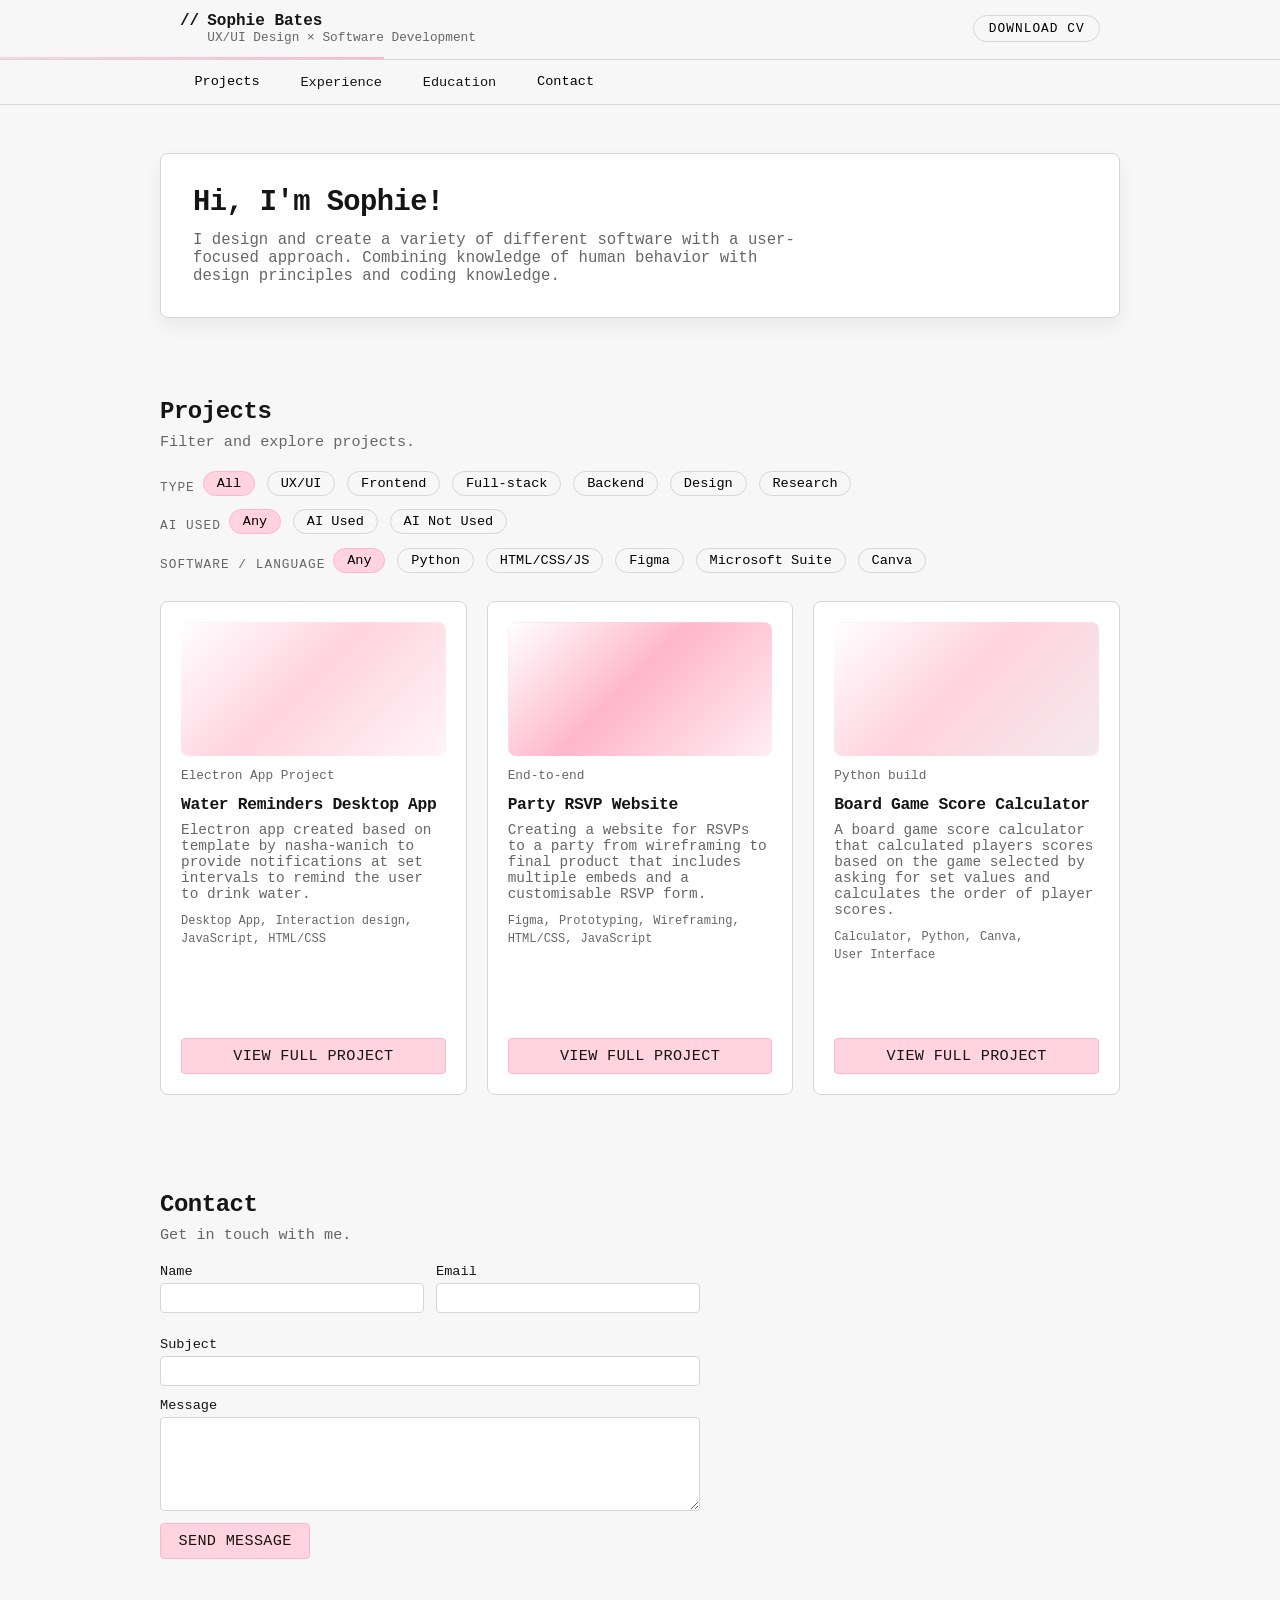
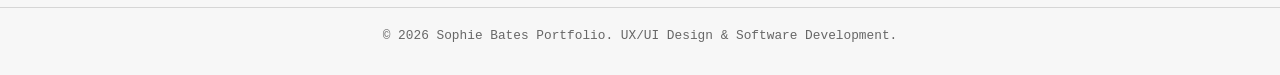
<file: index.html>
<!DOCTYPE html>
<html lang="en">
  <head>
    <!-- SECTION: Meta -->
    <meta charset="UTF-8" />
    <meta name="viewport" content="width=device-width, initial-scale=1" />
    <title>Sophie Bates Portfolio</title>
    <link rel="stylesheet" href="style.css" />
  </head>
  <body>
    <!-- SECTION: Interactive Header -->
    <header class="site-header" id="top">
      <div class="header-inner">
        <div class="logo-lockup">
          <span class="logo-mark">//</span>
          <div class="logo-text">
            <span class="logo-name">Sophie Bates</span>
            <span class="logo-role">UX/UI Design × Software Development</span>
          </div>
        </div>
        <button class="header-toggle" aria-label="Toggle header mode">
          Download CV
        </button>
      </div>
      <div class="header-bar" aria-hidden="true"></div>
    </header>

    <!-- SECTION: Global Navigation -->
    <nav class="site-nav" aria-label="Primary">
      <ul class="nav-list">
        <li><button class="nav-link" data-scroll-target="#projects">Projects</button></li>
        <li><a class="nav-link" href="experience.html">Experience</a></li>
        <li><a class="nav-link" href="education.html">Education</a></li>
        <li><button class="nav-link" data-scroll-target="#contact">Contact</button></li>
      </ul>
    </nav>

    <main>
      <!-- SECTION: Intro -->
      <section class="intro" aria-labelledby="intro-heading">
        <div class="intro-inner">
          <h1 id="intro-heading">Hi, I'm Sophie!</h1>
          <p class="intro-body">
            I design and create a variety of different software with a user-focused approach. Combining knowledge of human behavior with design principles and coding knowledge. 
          </p>
        </div>
      </section>

      <!-- SECTION: Projects -->
      <section id="projects" class="section" aria-labelledby="projects-heading">
        <div class="section-header">
          <h2 id="projects-heading">Projects</h2>
          <p class="section-subtitle">Filter and explore projects.</p>
        </div>

        <!-- Project Tag Filters -->
        <div class="filter-bar" aria-label="Project filters">
          <!-- Type filters -->
          <div class="filter-group">
            <span class="filter-label">Type</span>
            <button class="chip is-active" data-filter-type="type" data-filter-value="all">All</button>
            <button class="chip" data-filter-type="type" data-filter-value="uxui">UX/UI</button>
            <button class="chip" data-filter-type="type" data-filter-value="frontend">Frontend</button>
            <button class="chip" data-filter-type="type" data-filter-value="fullstack">Full-stack</button>
            <button class="chip" data-filter-type="type" data-filter-value="backend">Backend</button>
            <button class="chip" data-filter-type="type" data-filter-value="design">Design</button>
            <button class="chip" data-filter-type="type" data-filter-value="research">Research</button>
          </div>

          <!-- AI filters -->
          <div class="filter-group">
            <span class="filter-label">AI Used</span>
            <button class="chip is-active" data-filter-type="ai" data-filter-value="all">Any</button>
            <button class="chip" data-filter-type="ai" data-filter-value="ai-used">AI Used</button>
            <button class="chip" data-filter-type="ai" data-filter-value="ai-not-used">AI Not Used</button>
          </div>

          <!-- Software / Language filters -->
          <div class="filter-group">
            <span class="filter-label">Software / Language</span>
            <button class="chip is-active" data-filter-type="tool" data-filter-value="all">Any</button>
            <button class="chip" data-filter-type="tool" data-filter-value="python">Python</button>
            <button class="chip" data-filter-type="tool" data-filter-value="html-css">HTML/CSS/JS</button>
            <button class="chip" data-filter-type="tool" data-filter-value="figma">Figma</button>
            <button class="chip" data-filter-type="tool" data-filter-value="microsoft-suite">Microsoft Suite</button>
            <button class="chip" data-filter-type="tool" data-filter-value="canva">Canva</button>
          </div>
        </div>

        <div class="projects-grid">
          <!-- Project Card 1 -->
          <article
            class="project-card"
            data-type="uxui fullstack design"
            data-ai="ai-used"
            data-tools="html-css"
            aria-labelledby="proj1-title"
          >
            <div class="project-media">
              <div class="project-image project-image-1" aria-hidden="true">
              </div>
            </div>
            <div class="project-body">
              <div class="project-meta">
                <span class="project-label">Electron App Project</span>
              </div>
              <h3 id="proj1-title" class="project-title">Water Reminders Desktop App</h3>
              <p class="project-summary">
                Electron app created based on template by nasha-wanich to provide notifications at set intervals to remind the user to drink water.
              </p>
              <ul class="project-tags">
                <li>Desktop App,</li>
                <li>Interaction design,</li>
                <li>JavaScript,</li>
                <li>HTML/CSS</li>
              </ul>
              <a class="btn project-btn" href="project_1.html">View full project</a>
            </div>
          </article>

          <!-- Project Card 2 -->
          <article
            class="project-card"
            data-type="fullstack design uxui"
            data-ai="ai-not-used"
            data-tools="figma html-css"
            aria-labelledby="proj2-title"
          >
            <div class="project-media">
              <div class="project-image project-image-2" aria-hidden="true">
              </div>
            </div>
            <div class="project-body">
              <div class="project-meta">
                <span class="project-label">End-to-end</span>
              </div>
              <h3 id="proj2-title" class="project-title">Party RSVP Website</h3>
              <p class="project-summary">
                Creating a website for RSVPs to a party from wireframing to final product that includes multiple embeds and a customisable RSVP form. 
              </p>
              <ul class="project-tags">
                <li>Figma,</li>
                <li>Prototyping,</li>
                <li>Wireframing,</li>
                <li>HTML/CSS,</li>
                <li>JavaScript</li>
              </ul>
              <a class="btn project-btn" href="project_2.html">View full project</a>
            </div>
          </article>

          <!-- Project Card 3 -->
          <article
            class="project-card"
            data-type="fullstack design uxui"
            data-ai="ai-not-used"
            data-tools="canva python"
            aria-labelledby="proj3-title"
          >
            <div class="project-media">
              <div class="project-image project-image-3" aria-hidden="true"></div>
            </div>
            <div class="project-body">
              <div class="project-meta">
                <span class="project-label">Python build</span>
              </div>
              <h3 id="proj3-title" class="project-title">Board Game Score Calculator</h3>
              <p class="project-summary">
                A board game score calculator that calculated players scores based on the game selected by asking for set values and calculates the order of player scores.
              </p>
              <ul class="project-tags">
                <li>Calculator, </li>
                <li>Python, </li>
                <li>Canva, </li>
                <li>User Interface</li>
              </ul>
              <a class="btn project-btn" href="project_3.html">View full project</a>
            </div>
          </article>
        </div>
      </section>

      <!-- SECTION: Contact -->
      <section id="contact" class="section" aria-labelledby="contact-heading">
        <div class="section-header">
          <h2 id="contact-heading">Contact</h2>
          <p class="section-subtitle">Get in touch with me.</p>
        </div>

        <form class="contact-form" id="contact-form">
          <div class="form-row">
            <div class="form-field">
              <label for="name">Name</label>
              <input type="text" id="name" name="name" required />
            </div>
            <div class="form-field">
              <label for="email">Email</label>
              <input type="email" id="email" name="email" required />
            </div>
          </div>

          <div class="form-field">
            <label for="subject">Subject</label>
            <input type="text" id="subject" name="subject" />
          </div>

          <div class="form-field">
            <label for="message">Message</label>
            <textarea id="message" name="message" rows="5" required></textarea>
          </div>

          <button type="submit" class="btn">Send message</button>
          <p class="form-status" aria-live="polite"></p>
        </form>
      </section>
    </main>

    <!-- SECTION: Footer -->
    <footer class="site-footer">
      <p>
        © <span id="year"></span> Sophie Bates Portfolio. UX/UI Design & Software Development.
      </p>
    </footer>

    <script src="script.js"></script>
  </body>
</html>
</file>
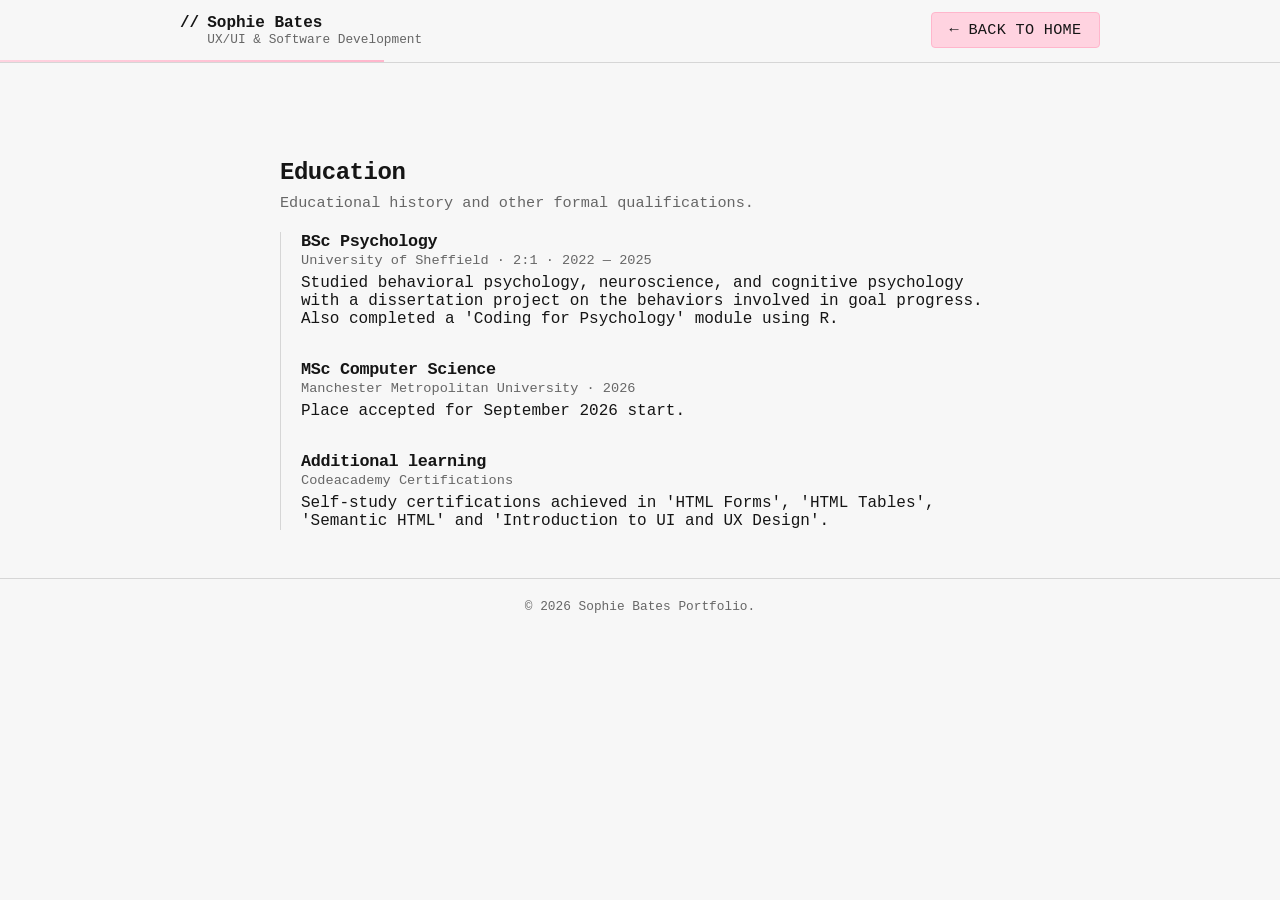
<file: education.html>
<!DOCTYPE html>
<html lang="en">
  <head>
    <meta charset="UTF-8" />
    <meta name="viewport" content="width=device-width, initial-scale=1" />
    <title>Education | Portfolio</title>
    <link rel="stylesheet" href="style.css" />
  </head>
  <body class="subpage">
    <!-- SECTION: Header -->
    <header class="site-header sub-header">
      <div class="header-inner">
        <div class="logo-lockup">
          <span class="logo-mark">//</span>
          <div class="logo-text">
            <span class="logo-name">Sophie Bates</span>
            <span class="logo-role">UX/UI & Software Development</span>
          </div>
        </div>
        <a href="index.html" class="btn header-back">← Back to home</a>
      </div>
      <div class="header-bar" aria-hidden="true"></div>
    </header>

    <main class="sub-main">
      <section class="section narrow" aria-labelledby="education-heading">
        <div class="section-header">
          <h1 id="education-heading">Education</h1>
          <p class="section-subtitle">Educational history and other formal qualifications.</p>
        </div>

        <div class="timeline">
          <article class="timeline-item">
            <h2 class="timeline-role">BSc Psychology</h2>
            <p class="timeline-meta">University of Sheffield · 2:1 · 2022 — 2025</p>
            <p>
              Studied behavioral psychology, neuroscience, and cognitive psychology with a dissertation project on the behaviors involved in goal progress. 
              Also completed a 'Coding for Psychology' module using R.
            </p>
          </article>

          <article class="timeline-item">
            <h2 class="timeline-role">MSc Computer Science</h2>
            <p class="timeline-meta">Manchester Metropolitan University · 2026</p>
            <p>
              Place accepted for September 2026 start.
            </p>
          </article>

          <article class="timeline-item">
            <h2 class="timeline-role">Additional learning</h2>
            <p class="timeline-meta">Codeacademy Certifications</p>
            <p>
              Self-study certifications achieved in 'HTML Forms', 'HTML Tables', 'Semantic HTML' and 'Introduction to UI and UX Design'.
            </p>
          </article>
        </div>
      </section>
    </main>

    <footer class="site-footer">
      <p>© <span id="year"></span> Sophie Bates Portfolio.</p>
    </footer>

    <script src="script.js"></script>
  </body>
</html>
</file>
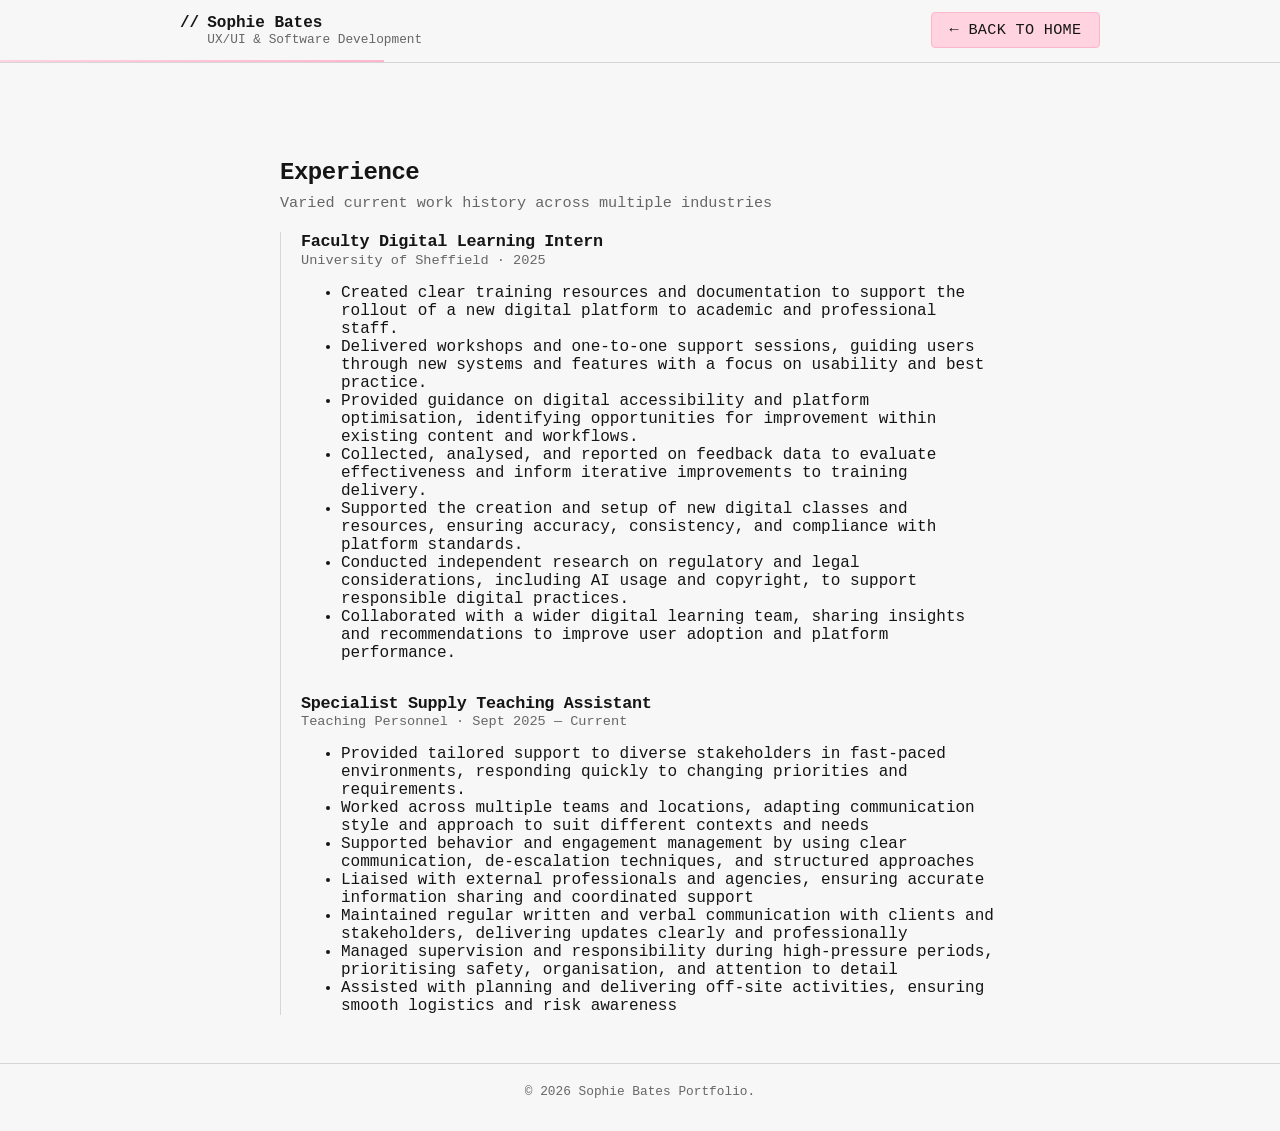
<file: experience.html>
<!DOCTYPE html>
<html lang="en">
  <head>
    <meta charset="UTF-8" />
    <meta name="viewport" content="width=device-width, initial-scale=1" />
    <title>Experience | Portfolio</title>
    <link rel="stylesheet" href="style.css" />
  </head>
  <body class="subpage">
    <!-- SECTION: Header -->
    <header class="site-header sub-header">
      <div class="header-inner">
        <div class="logo-lockup">
          <span class="logo-mark">//</span>
          <div class="logo-text">
            <span class="logo-name">Sophie Bates</span>
            <span class="logo-role">UX/UI & Software Development</span>
          </div>
        </div>
        <a href="index.html" class="btn header-back">← Back to home</a>
      </div>
      <div class="header-bar" aria-hidden="true"></div>
    </header>

    <main class="sub-main">
      <section class="section narrow" aria-labelledby="experience-heading">
        <div class="section-header">
          <h1 id="experience-heading">Experience</h1>
          <p class="section-subtitle">Varied current work history across multiple industries</p>
        </div>

        <div class="timeline">
          <article class="timeline-item">
            <h2 class="timeline-role">Faculty Digital Learning Intern</h2>
            <p class="timeline-meta">University of Sheffield · 2025</p>
            <ul>
              <li>Created clear training resources and documentation to support the rollout of a new digital platform to academic and professional staff.</li>
              <li>Delivered workshops and one-to-one support sessions, guiding users through new systems and features with a focus on usability and best practice.</li>
              <li>Provided guidance on digital accessibility and platform optimisation, identifying opportunities for improvement within existing content and workflows.</li>
              <li>Collected, analysed, and reported on feedback data to evaluate effectiveness and inform iterative improvements to training delivery.</li>
              <li>Supported the creation and setup of new digital classes and resources, ensuring accuracy, consistency, and compliance with platform standards.</li>
              <li>Conducted independent research on regulatory and legal considerations, including AI usage and copyright, to support responsible digital practices.</li>
              <li>Collaborated with a wider digital learning team, sharing insights and recommendations to improve user adoption and platform performance.</li>
            </ul>
          </article>

          <article class="timeline-item">
            <h2 class="timeline-role">Specialist Supply Teaching Assistant</h2>
            <p class="timeline-meta">Teaching Personnel · Sept 2025 — Current</p>
            <ul>
              <li>Provided tailored support to diverse stakeholders in fast-paced environments, responding quickly to changing priorities and requirements.</li>
              <li>Worked across multiple teams and locations, adapting communication style and approach to suit different contexts and needs</li>
              <li>Supported behavior and engagement management by using clear communication, de-escalation techniques, and structured approaches</li>
              <li>Liaised with external professionals and agencies, ensuring accurate information sharing and coordinated support</li>
              <li>Maintained regular written and verbal communication with clients and stakeholders, delivering updates clearly and professionally</li>
              <li>Managed supervision and responsibility during high-pressure periods, prioritising safety, organisation, and attention to detail</li>
              <li>Assisted with planning and delivering off-site activities, ensuring smooth logistics and risk awareness</li>
            </ul>
          </article>
        </div>
      </section>
    </main>

    <footer class="site-footer">
      <p>© <span id="year"></span> Sophie Bates Portfolio.</p>
    </footer>

    <script src="script.js"></script>
  </body>
</html>
</file>
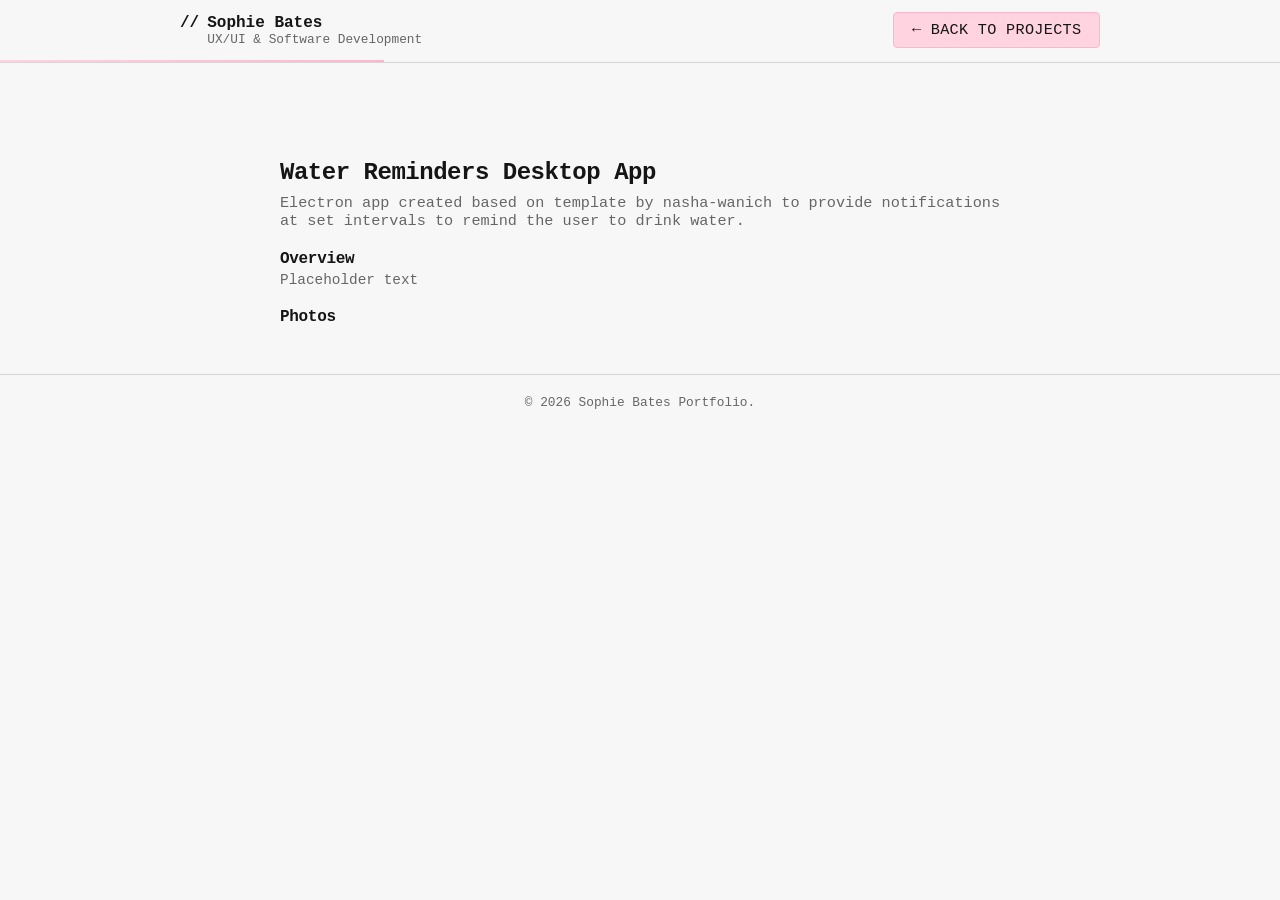
<file: project_1.html>
<!DOCTYPE html>
<html lang="en">
  <head>
    <meta charset="UTF-8" />
    <meta name="viewport" content="width=device-width, initial-scale=1" />
    <title>Water Reminders Desktop App | Project</title>
    <link rel="stylesheet" href="style.css" />
  </head>
  <body class="subpage">
    <header class="site-header sub-header">
      <div class="header-inner">
        <div class="logo-lockup">
          <span class="logo-mark">//</span>
          <div class="logo-text">
            <span class="logo-name">Sophie Bates</span>
            <span class="logo-role">UX/UI & Software Development</span>
          </div>
        </div>
        <a href="index.html" class="btn header-back">← Back to projects</a>
      </div>
      <div class="header-bar" aria-hidden="true"></div>
    </header>

    <main class="sub-main">
      <section class="section narrow" aria-labelledby="proj-heading">
        <div class="section-header">
          <h1 id="proj-heading">Water Reminders Desktop App</h1>
          <p class="section-subtitle">Electron app created based on template by nasha-wanich to provide notifications at set intervals to remind the user to drink water.</p>
        </div>

        <article class="case-body">
          <h2>Overview</h2>
          <p>
            Placeholder text 
          </p>

          <h2>Photos</h2>
        </article>
      </section>
    </main>

    <footer class="site-footer">
      <p>© <span id="year"></span> Sophie Bates Portfolio.</p>
    </footer>

    <script src="script.js"></script>
  </body>
</html>
</file>
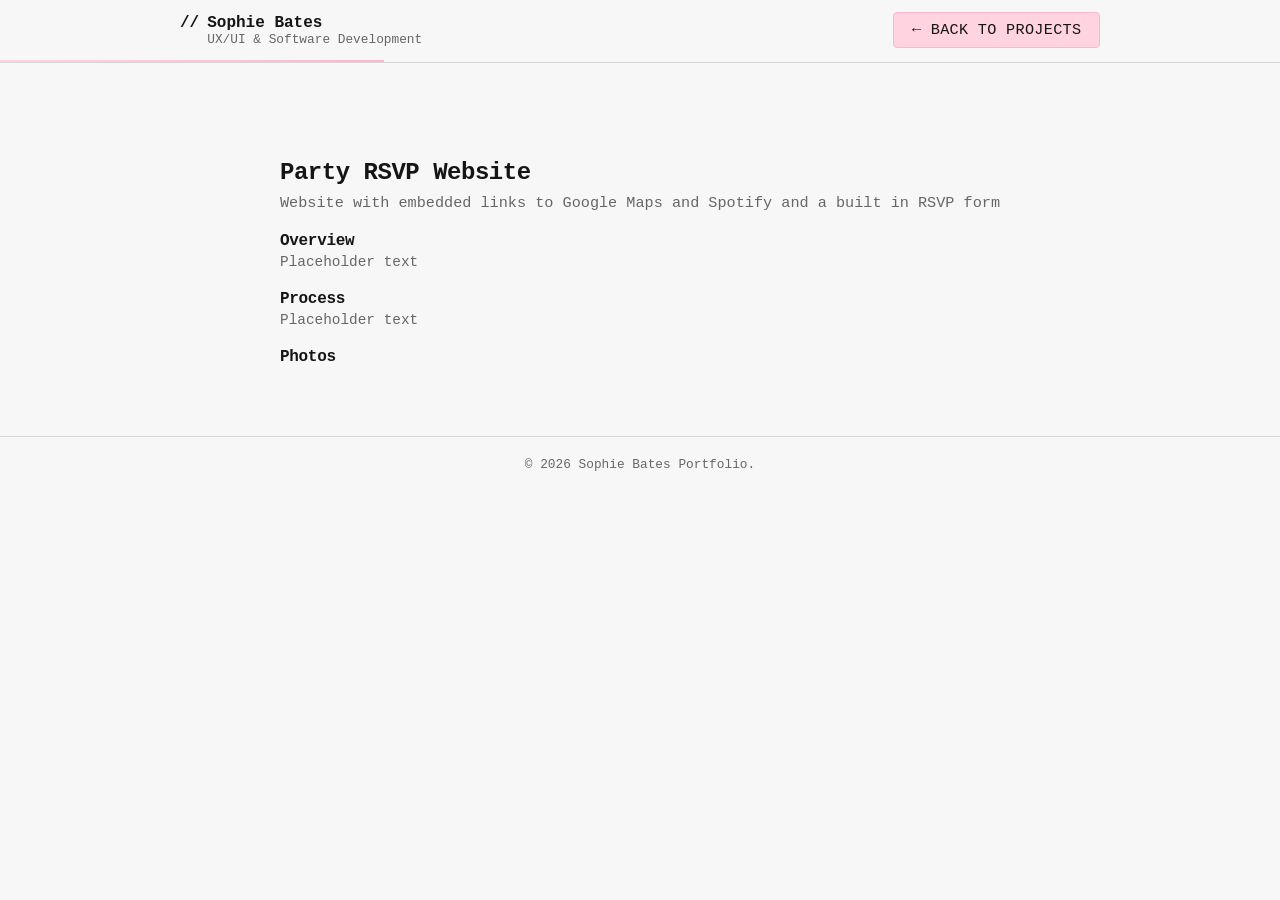
<file: project_2.html>
<!DOCTYPE html>
<html lang="en">
  <head>
    <meta charset="UTF-8" />
    <meta name="viewport" content="width=device-width, initial-scale=1" />
    <title>Halloween Party Website | Project</title>
    <link rel="stylesheet" href="style.css" />
  </head>
  <body class="subpage">
    <header class="site-header sub-header">
      <div class="header-inner">
        <div class="logo-lockup">
          <span class="logo-mark">//</span>
          <div class="logo-text">
            <span class="logo-name">Sophie Bates</span>
            <span class="logo-role">UX/UI & Software Development</span>
          </div>
        </div>
        <a href="index.html" class="btn header-back">← Back to projects</a>
      </div>
      <div class="header-bar" aria-hidden="true"></div>
    </header>

    <main class="sub-main">
      <section class="section narrow" aria-labelledby="proj-heading">
        <div class="section-header">
          <h1 id="proj-heading">Party RSVP Website</h1>
          <p class="section-subtitle">Website with embedded links to Google Maps and Spotify and a built in RSVP form</p>
        </div>

        <article class="case-body">
          <h2>Overview</h2>
          <p>
            Placeholder text
          </p>

          <h2>Process</h2>
          <p>
            Placeholder text
          </p>
          
          <h2>Photos</h2>
          
          <br>
        </article>
      </section>
    </main>

    <footer class="site-footer">
      <p>© <span id="year"></span> Sophie Bates Portfolio.</p>
    </footer>

    <script src="script.js"></script>
  </body>
</html>
</file>
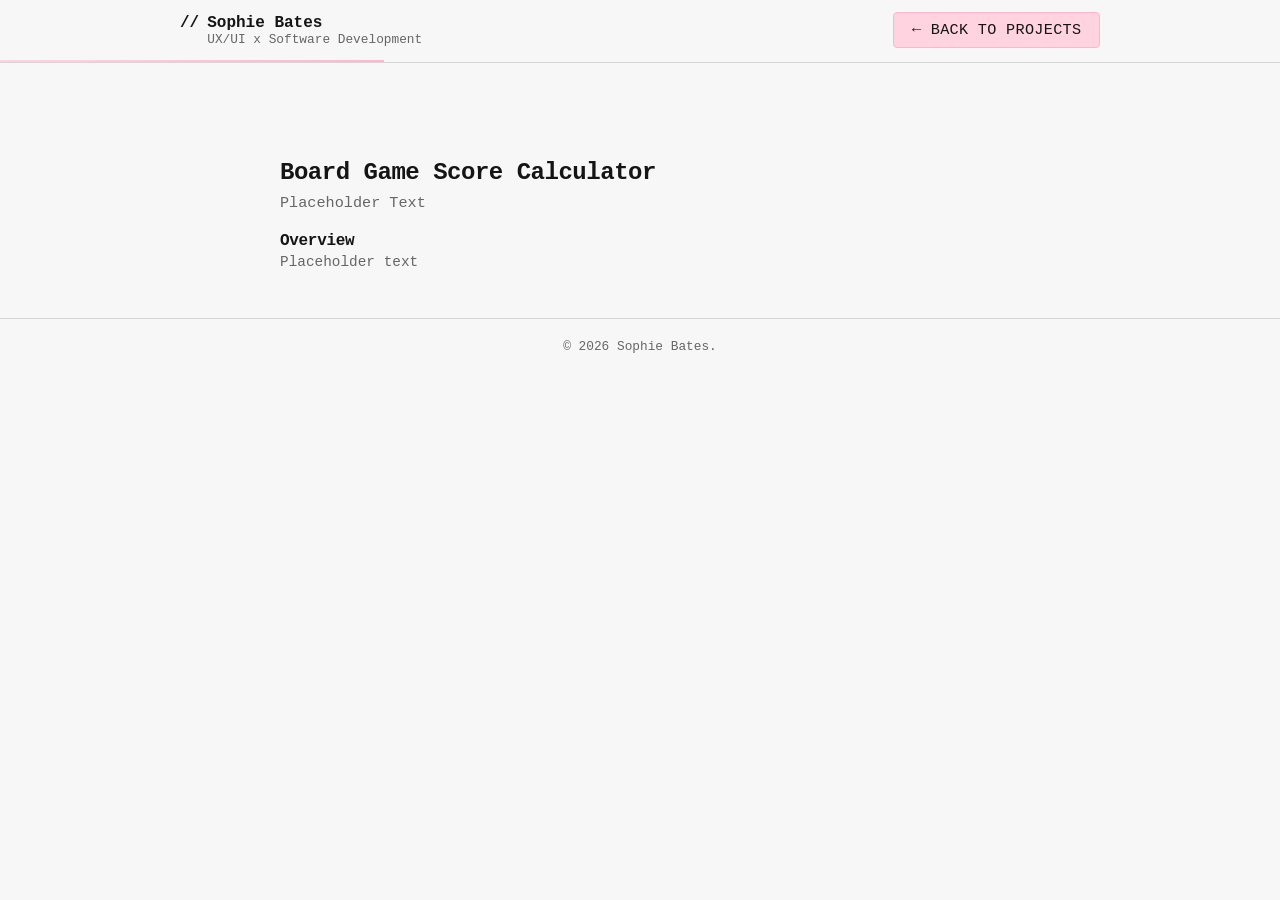
<file: project_3.html>
<!DOCTYPE html>
<html lang="en">
  <head>
    <meta charset="UTF-8" />
    <meta name="viewport" content="width=device-width, initial-scale=1" />
    <title>Board Game Score Calculator | Project</title>
    <link rel="stylesheet" href="style.css" />
  </head>
  <body class="subpage">
    <header class="site-header sub-header">
      <div class="header-inner">
        <div class="logo-lockup">
          <span class="logo-mark">//</span>
          <div class="logo-text">
            <span class="logo-name">Sophie Bates</span>
            <span class="logo-role">UX/UI x Software Development</span>
          </div>
        </div>
        <a href="index.html" class="btn header-back">← Back to projects</a>
      </div>
      <div class="header-bar" aria-hidden="true"></div>
    </header>

    <main class="sub-main">
      <section class="section narrow" aria-labelledby="proj-heading">
        <div class="section-header">
          <h1 id="proj-heading">Board Game Score Calculator</h1>
          <p class="section-subtitle">Placeholder Text</p>
        </div>

        <article class="case-body">
          <h2>Overview</h2>
          <p>
          Placeholder text
          </p>
        </article>
      </section>
    </main>

    <footer class="site-footer">
      <p>© <span id="year"></span> Sophie Bates.</p>
    </footer>

    <script src="script.js"></script>
  </body>
</html>
</file>
<file: style.css>
/* SECTION: Design tokens */
:root {
  /* Font */
  --font-family-base: "Courier New", Courier, monospace;

  /* Color palette (black / white + light pink accent) */
  --color-bg: #f7f7f7;
  --color-surface: #ffffff;
  --color-surface-alt: #f0f0f0;
  --color-text: #151515;
  --color-muted: #666666;
  --color-border-subtle: #d6d6d6;

  --color-accent: #ffd3e0; /* light pink for buttons */
  --color-accent-strong: #ffb6cc;
  --color-accent-text: #151515;

  /* Layout */
  --page-max-width: 960px;
  --space-xs: 0.5rem;
  --space-sm: 0.75rem;
  --space-md: 1.25rem;
  --space-lg: 2rem;
  --space-xl: 3rem;

  /* Effects */
  --radius-sm: 4px;
  --radius-md: 8px;
  --shadow-soft: 0 8px 20px rgba(0, 0, 0, 0.06);
  --transition-fast: 0.18s ease-out;
}

/* SECTION: Global reset & base */
*,
*::before,
*::after {
  box-sizing: border-box;
}

html,
body {
  margin: 0;
  padding: 0;
}

body {
  font-family: var(--font-family-base);
  background-color: var(--color-bg);
  color: var(--color-text);
  -webkit-font-smoothing: antialiased;
}

a {
  color: inherit;
  text-decoration: none;
}

a:hover {
  text-decoration: underline;
}

img {
  max-width: 100%;
  display: block;
}

main {
  padding-inline: var(--space-md);
}

@media (min-width: 880px) {
  main {
    padding-inline: 0;
  }
}

/* SECTION: Typography */

h1,
h2,
h3,
h4 {
  font-weight: 700;
  letter-spacing: -0.02em;
  margin: 0;
}

p {
  margin: 0;
}

.section {
  max-width: var(--page-max-width);
  margin: 0 auto var(--space-xl);
  padding-top: var(--space-xl);
}

.section.narrow {
  max-width: 720px;
}

.section-header {
  margin-bottom: var(--space-md);
}

.section-header h1,
.section-header h2 {
  margin-bottom: var(--space-xs);
}

.section-subtitle {
  color: var(--color-muted);
  font-size: 0.95rem;
}

/* SECTION: Buttons & chips */

.btn {
  display: inline-flex;
  align-items: center;
  justify-content: center;
  padding: 0.5rem 1.1rem;
  border-radius: var(--radius-sm);
  border: 1px solid var(--color-accent-strong);
  background-color: var(--color-accent);
  color: var(--color-accent-text);
  font-family: var(--font-family-base);
  font-size: 0.95rem;
  letter-spacing: 0.02em;
  text-transform: uppercase;
  cursor: pointer;
  transition: background-color var(--transition-fast),
    transform var(--transition-fast),
    box-shadow var(--transition-fast);
}

.btn:hover,
.btn:focus-visible {
  background-color: var(--color-accent-strong);
  box-shadow: var(--shadow-soft);
  transform: translateY(-1px);
}

.btn:active {
  transform: translateY(0);
  box-shadow: none;
}

.chip {
  padding: 0.25rem 0.8rem;
  border-radius: 999px;
  border: 1px solid var(--color-border-subtle);
  background-color: transparent;
  font-family: var(--font-family-base);
  font-size: 0.85rem;
  cursor: pointer;
  margin-right: var(--space-xs);
  margin-bottom: var(--space-xs);
  transition: background-color var(--transition-fast),
    border-color var(--transition-fast),
    transform var(--transition-fast);
}

.chip.is-active {
  background-color: var(--color-accent);
  border-color: var(--color-accent-strong);
}

.chip:hover {
  transform: translateY(-1px);
}

/* SECTION: Header & nav */

.site-header {
  position: sticky;
  top: 0;
  z-index: 10;
  background-color: var(--color-bg);
  border-bottom: 1px solid var(--color-border-subtle);
}

.sub-header {
  position: static;
}

.header-inner {
  max-width: var(--page-max-width);
  margin: 0 auto;
  padding: var(--space-sm) var(--space-md);
  display: flex;
  align-items: center;
  justify-content: space-between;
  gap: var(--space-md);
}

.logo-lockup {
  display: flex;
  align-items: baseline;
  gap: var(--space-xs);
}

.logo-mark {
  font-weight: 700;
}

.logo-text {
  display: flex;
  flex-direction: column;
}

.logo-name {
  font-weight: 700;
}

.logo-role {
  font-size: 0.8rem;
  color: var(--color-muted);
}

.header-toggle {
  border-radius: 999px;
  border: 1px solid var(--color-border-subtle);
  background-color: transparent;
  padding: 0.3rem 0.9rem;
  font-family: var(--font-family-base);
  font-size: 0.8rem;
  text-transform: uppercase;
  letter-spacing: 0.08em;
  cursor: pointer;
  transition: background-color var(--transition-fast),
    transform var(--transition-fast);
}

.header-toggle:hover {
  background-color: var(--color-surface-alt);
  transform: translateY(-1px);
}

.header-bar {
  height: 2px;
  width: 100%;
  background: linear-gradient(to right, var(--color-accent), var(--color-accent-strong));
  transform-origin: left;
  transform: scaleX(0.3);
  transition: transform 0.4s ease-out;
}

.header-scrolled .header-bar {
  transform: scaleX(1);
}

.site-nav {
  position: sticky;
  top: 56px;
  z-index: 9;
  background-color: var(--color-bg);
  border-bottom: 1px solid var(--color-border-subtle);
}

.subpage .site-nav {
  display: none;
}

.nav-list {
  max-width: var(--page-max-width);
  margin: 0 auto;
  padding: var(--space-xs) var(--space-md);
  list-style: none;
  display: flex;
  align-items: center;
  gap: var(--space-sm);
  overflow-x: auto;
}

.nav-link {
  border: none;
  background: transparent;
  padding: 0.4rem 0.9rem;
  border-radius: 999px;
  font-family: var(--font-family-base);
  font-size: 0.85rem;
  cursor: pointer;
  white-space: nowrap;
  transition: background-color var(--transition-fast),
    transform var(--transition-fast);
}

.nav-link:hover {
  background-color: var(--color-surface-alt);
  transform: translateY(-1px);
}

/* SECTION: Intro */

.intro {
  max-width: var(--page-max-width);
  margin: 0 auto;
  padding-top: var(--space-xl);
  padding-bottom: var(--space-lg);
}

.intro-inner {
  background-color: var(--color-surface);
  border-radius: var(--radius-md);
  border: 1px solid var(--color-border-subtle);
  box-shadow: var(--shadow-soft);
  padding: var(--space-lg);
}

.intro h1 {
  font-size: 1.8rem;
  margin-bottom: var(--space-sm);
}

.intro-body {
  color: var(--color-muted);
  font-size: 0.98rem;
  max-width: 38rem;
}

/* SECTION: Projects */

.filter-bar {
  margin-bottom: var(--space-md);
  display: flex;
  flex-direction: column;
  gap: 0.35rem;
}

.filter-group {
  display: flex;
  flex-wrap: wrap;
  align-items: center;
  gap: 0.25rem;
}

.filter-label {
  font-size: 0.8rem;
  text-transform: uppercase;
  letter-spacing: 0.08em;
  color: var(--color-muted);
  margin-right: 0.25rem;
}

.projects-grid {
  display: grid;
  grid-template-columns: 1fr;
  gap: var(--space-md);
}

.project-media {
  border-radius: var(--radius-md);
  overflow: hidden;
  margin-bottom: var(--space-sm);
}

.project-image {
  width: 100%;
  aspect-ratio: 4 / 3;
  background-size: cover;
  background-position: center;
}

/* Placeholder project images using gradients so the page stays black/white with pink accent */
.project-image-1 {
  background-image: linear-gradient(135deg, #ffffff 0%, #ffd3e0 40%, #ffffff 100%);
}

.project-image-2 {
  background-image: linear-gradient(135deg, #ffffff 0%, #ffb6cc 40%, #ffffff 100%);
}

.project-image-3 {
  background-image: linear-gradient(135deg, #ffffff 0%, #ffd3e0 40%, #f0f0f0 100%);
}

.project-body {
  display: flex;
  flex-direction: column;
  height: 100%;
}

@media (min-width: 720px) {
  .projects-grid {
    grid-template-columns: repeat(3, minmax(0, 1fr));
  }
}

.project-card {
  background-color: var(--color-surface);
  border-radius: var(--radius-md);
  border: 1px solid var(--color-border-subtle);
  padding: var(--space-md);
  display: flex;
  flex-direction: column;
  min-height: 260px;
  transition: transform var(--transition-fast),
    box-shadow var(--transition-fast),
    border-color var(--transition-fast);
}

.project-card:hover {
  transform: translateY(-4px);
  box-shadow: var(--shadow-soft);
  border-color: var(--color-accent-strong);
}

.project-meta {
  display: flex;
  justify-content: space-between;
  align-items: baseline;
  margin-bottom: var(--space-sm);
  font-size: 0.8rem;
  color: var(--color-muted);
}

.project-title {
  font-size: 1.02rem;
  margin-bottom: var(--space-xs);
}

.project-summary {
  font-size: 0.9rem;
  color: var(--color-muted);
  margin-bottom: var(--space-sm);
}

.project-tags {
  list-style: none;
  padding: 0;
  margin: 0 0 var(--space-sm);
  display: flex;
  flex-wrap: wrap;
  gap: 0.25rem 0.5rem;
  font-size: 0.75rem;
  color: var(--color-muted);
}

.project-btn {
  margin-top: auto;
}

/* SECTION: Contact form */

.contact-form {
  max-width: 540px;
}

.form-row {
  display: grid;
  grid-template-columns: 1fr;
  gap: var(--space-sm);
  margin-bottom: var(--space-sm);
}

@media (min-width: 720px) {
  .form-row {
    grid-template-columns: 1fr 1fr;
  }
}

.form-field {
  display: flex;
  flex-direction: column;
  margin-bottom: var(--space-sm);
}

.form-field label {
  font-size: 0.85rem;
  margin-bottom: 0.2rem;
}

.form-field input,
.form-field textarea {
  font-family: var(--font-family-base);
  font-size: 0.9rem;
  padding: 0.4rem 0.5rem;
  border-radius: var(--radius-sm);
  border: 1px solid var(--color-border-subtle);
  background-color: var(--color-surface);
  color: var(--color-text);
}

.form-field input:focus,
.form-field textarea:focus {
  outline: none;
  border-color: var(--color-accent-strong);
}

.form-status {
  margin-top: var(--space-xs);
  font-size: 0.85rem;
  color: var(--color-muted);
}

/* SECTION: Subpage layout */

.sub-main {
  max-width: var(--page-max-width);
  margin: 0 auto var(--space-xl);
  padding: var(--space-xl) var(--space-md) 0;
}

.timeline {
  border-left: 1px solid var(--color-border-subtle);
  padding-left: var(--space-md);
  margin-top: var(--space-md);
}

.timeline-item {
  margin-bottom: var(--space-lg);
}

.timeline-role {
  font-size: 1.05rem;
  margin-bottom: 0.1rem;
}

.timeline-meta {
  font-size: 0.85rem;
  color: var(--color-muted);
  margin-bottom: 0.4rem;
}

.case-body h2 {
  font-size: 1rem;
  margin-top: var(--space-md);
  margin-bottom: 0.25rem;
}

.case-body p {
  font-size: 0.9rem;
  color: var(--color-muted);
}

/* SECTION: Footer */

.site-footer {
  border-top: 1px solid var(--color-border-subtle);
  padding: var(--space-md) var(--space-md) var(--space-lg);
  margin-top: var(--space-xl);
  font-size: 0.8rem;
  color: var(--color-muted);
  text-align: center;
}
</file>
